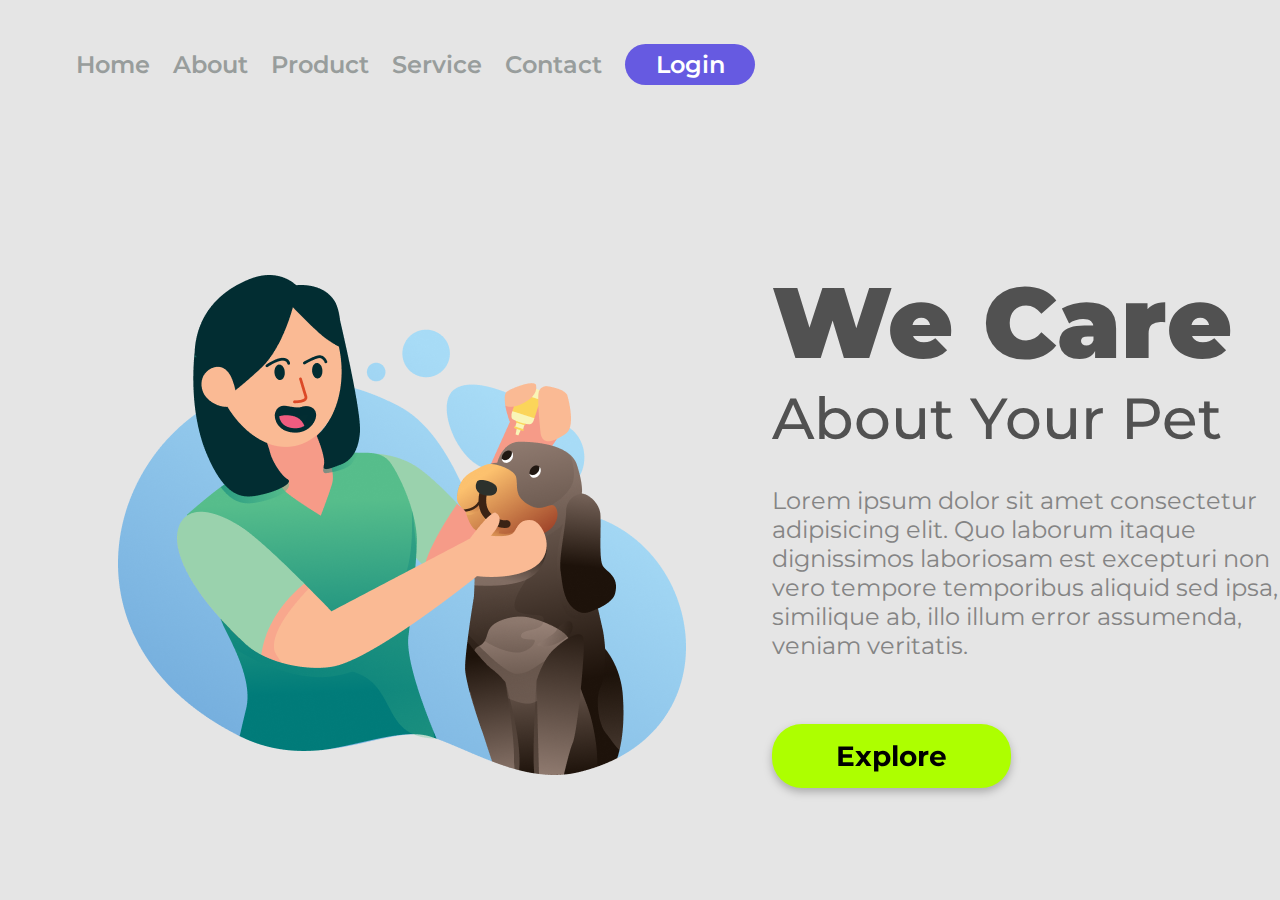
<file: index.html>
<!DOCTYPE html>
<html lang="pt-br">

<head>
    <meta charset="UTF-8">
    <meta name="viewport" content="width=device-width, initial-scale=1.0">
    <title>We Care</title>
    <link href="https://fonts.googleapis.com/css2?family=Montserrat:wght@400;500;600;900&display=swap" rel="stylesheet">
    <link rel="stylesheet" href="./styles.css">

</head>

<body>
    <header>
        <a href="#" class="link-header">Home</a>
        <a href="#" class="link-header">About</a>
        <a href="#" class="link-header">Product</a>
        <a href="#" class="link-header">Service</a>
        <a href="#" class="link-header">Contact</a>
        <button class="button-header">Login</button>
    </header>

    <main>
        <img src="./assets/we care pet.png" alt="we-care-logo" class="img-logo">
        <section>
            <h1>We Care</h1>
            <h2>About Your Pet</h2>
            <p>Lorem ipsum dolor sit amet consectetur adipisicing elit. Quo laborum itaque dignissimos laboriosam est
                excepturi non vero tempore temporibus aliquid sed ipsa, similique ab, illo illum error assumenda, veniam
                veritatis.</p>
            <button class="button-main">Explore</button>
        </section>
    </main>
</body>

</html>
</file>
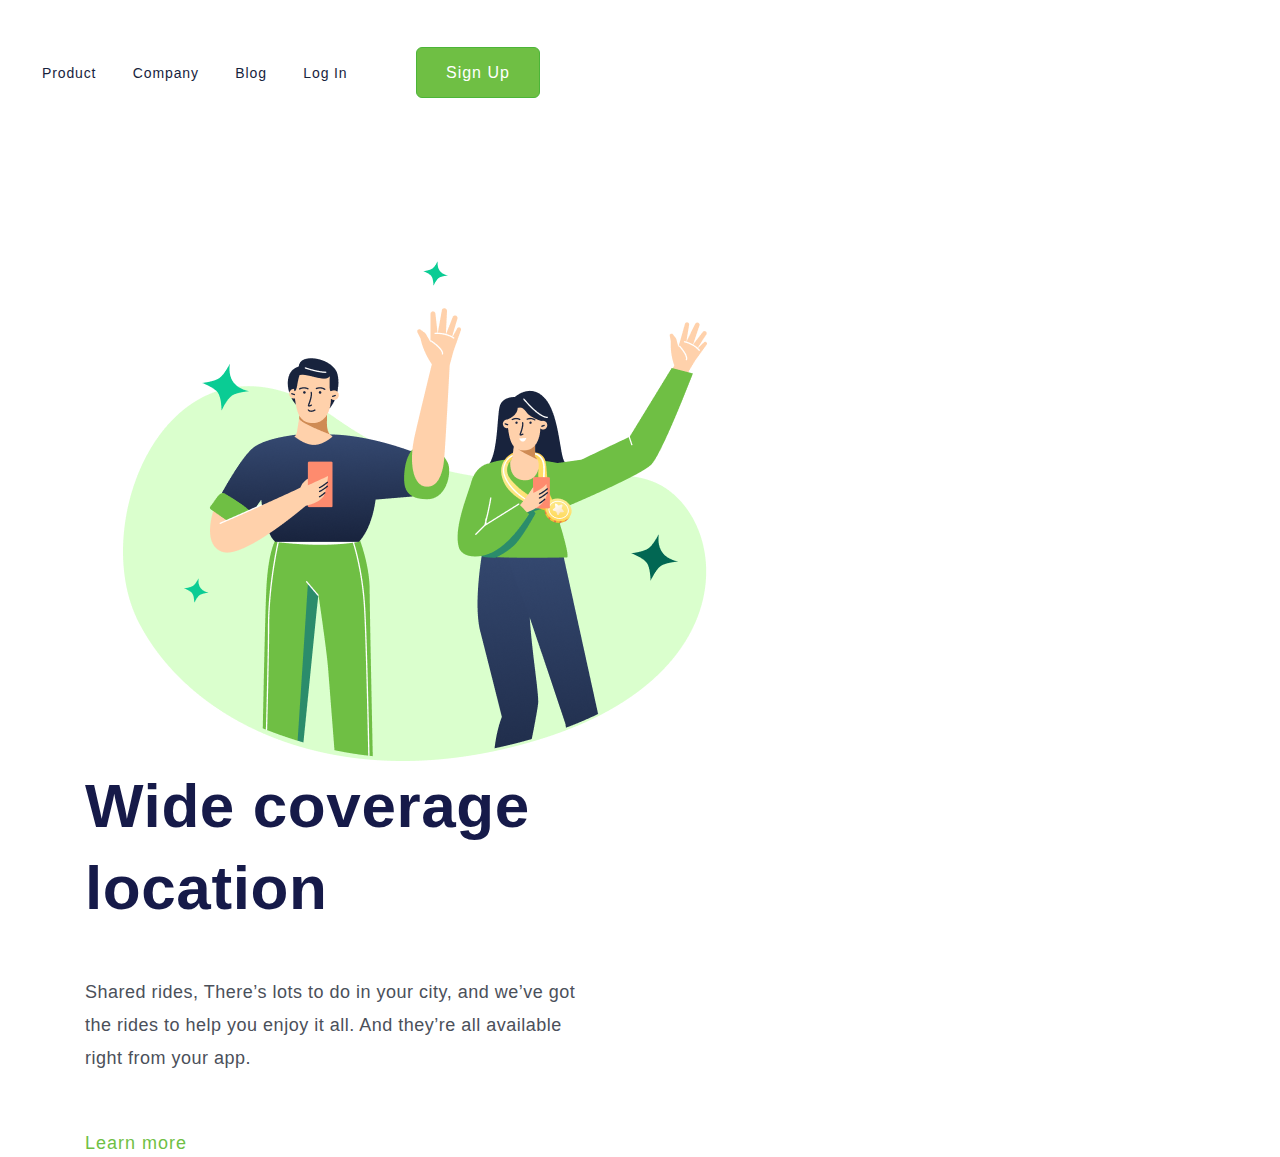
<file: DESAFIO CSS PT1/index.html>
<!DOCTYPE html>
<html>
<!DOCTYPE html>
<html lang="pt-br">

<head>
    <meta charset="UTF-8">
    <meta name="viewport" content="width=device-width, initial-scale=1.0">
    <title>Positive Congratulation</title>
    <link rel="stylesheet" href="./style.css">
</head>

<body>
    <header>
    <a class="congrats-header">Product</a>
    <a class="congrats-header">Company</a>
    <a class="congrats-header">Blog</a>
    <a class="congrats-header">Log In</a>
    <button class="button-header">Sign Up</button>
</header>
<main>
    <img src="./(Positive) Congratulation You get 40 point for your ride.png" alt="Positive Congratulation">
       
    <div>

    <h1>Wide coverage location</h1>
        <p>Shared rides, There’s lots to do in your city, and we’ve got the rides to help you enjoy it all. And they’re
            all
            available right from your app.</p>
    <a class="learn-more">Learn more</a>
    </div>
</main>

</body>

</html>

</html>
</file>
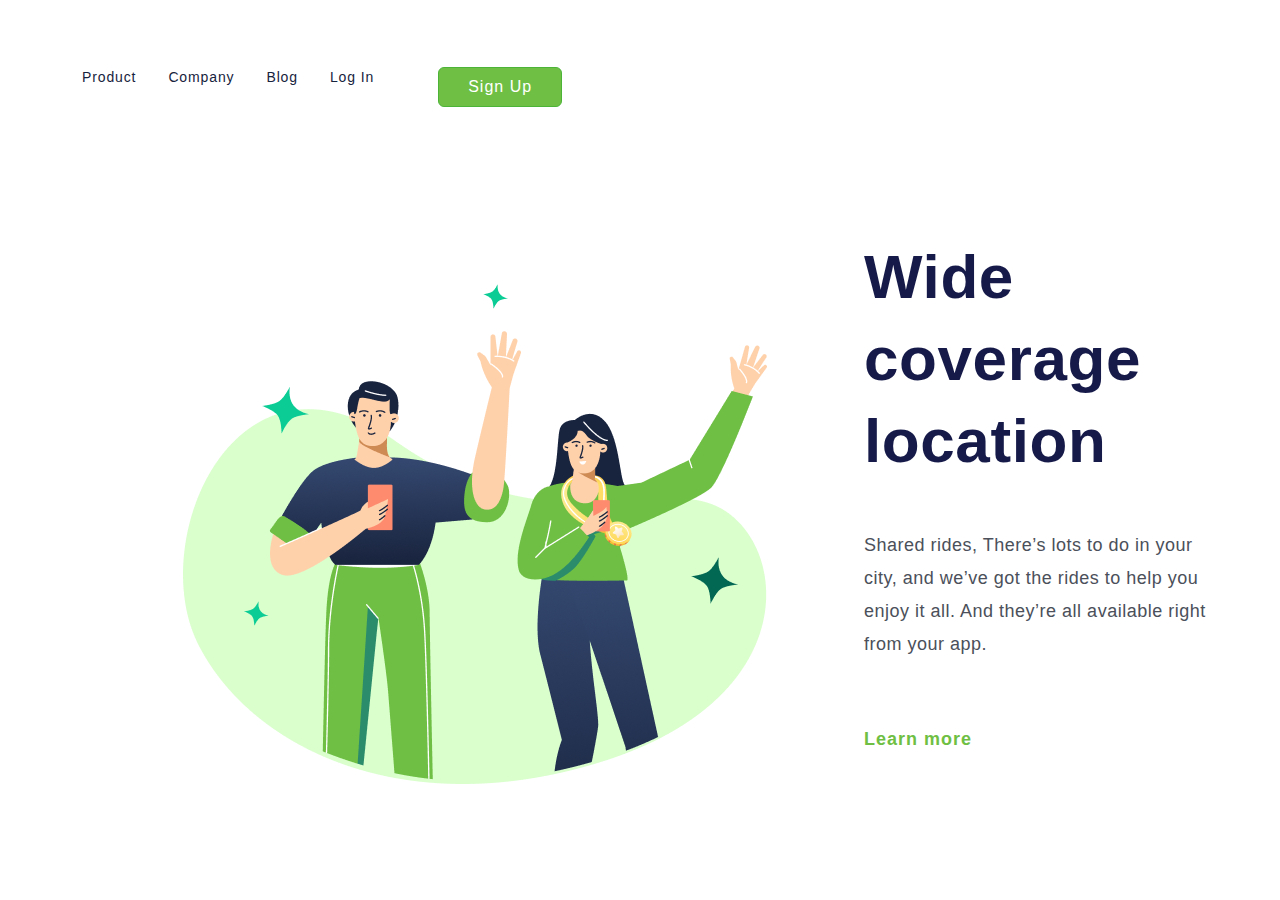
<file: Positive Congratulation/index.html>
<!DOCTYPE html>
<html>
<!DOCTYPE html>
<html lang="pt-br">

<head>
    <meta charset="UTF-8">
    <meta name="viewport" content="width=device-width, initial-scale=1.0">
    <title>Positive Congratulation</title>
    <link rel="stylesheet" href="./style.css">
</head>

<body>
    <header>
        <a class="congrats-header">Product</a>
        <a class="congrats-header">Company</a>
        <a class="congrats-header">Blog</a>
        <a class="congrats-header">Log In</a>
        <button class="button-header">Sign Up</button>
    </header>
    <main>
        <img src="./assets/(Positive) Congratulation You get 40 point for your ride.png" alt="Positive Congratulation">

        <div>

            <h1>Wide coverage location</h1>
            <p>Shared rides, There’s lots to do in your city, and we’ve got the rides to help you enjoy it all. And
                they’re
                all
                available right from your app.</p>
            <a class="learn-more">Learn more</a>
        </div>
    </main>

</body>

</html>

</html>
</file>
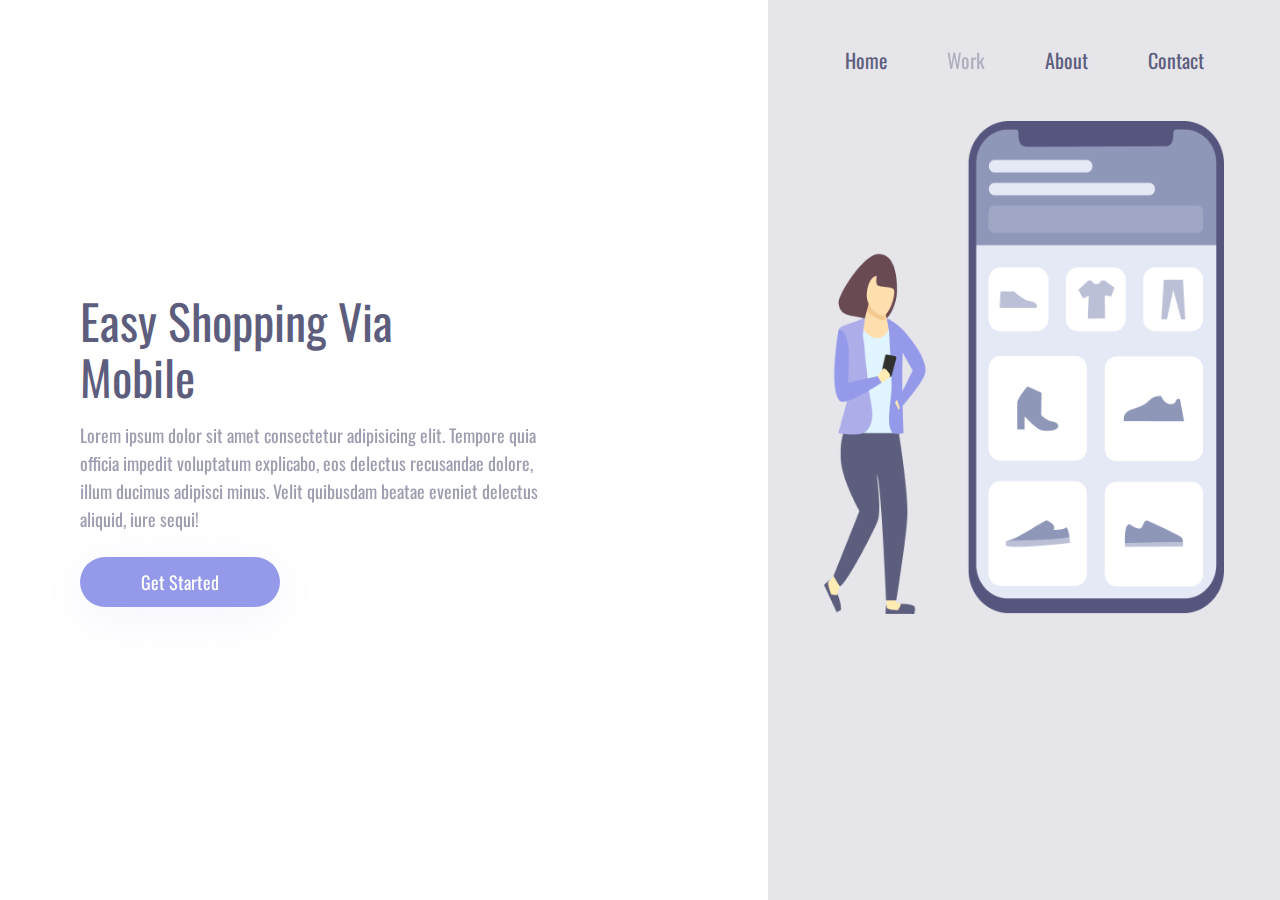
<file: Projeto CSS PT2/index.html>
<!DOCTYPE html>
<html lang="en">

<head>
    <meta charset="UTF-8">
    <meta name="viewport" content="width=device-width, initial-scale=1.0">
    <link rel="stylesheet" href="./style.css">
    <link rel="preconnect" href="https://fonts.googleapis.com">
    <link rel="preconnect" href="https://fonts.gstatic.com" crossorigin>
    <link href="https://fonts.googleapis.com/css2?family=Oswald:wght@200..700&display=swap" rel="stylesheet">
    <title>Projeto CSS PT2</title>
</head>

<body>
    <div class="wrapper">
        <section class="container-left">
            <h1>Easy Shopping Via Mobile</h1>
            <p>Lorem ipsum dolor sit amet consectetur adipisicing elit. Tempore quia officia impedit voluptatum explicabo,
                eos delectus recusandae dolore, illum ducimus adipisci minus. Velit quibusdam beatae eveniet delectus aliquid,
                iure sequi!</p>
            <button>Get Started</button>
        </section>
        <section class="container-right">
            <header>
                <a href="#">Home</a>
                <a href="#">Work</a>
                <a href="#">About</a>
                <a href="#">Contact</a>
            </header>
            <img src="./Illustration-3-3.png" alt="e-commerce">
        </section>
    </div>
</body>
</file>
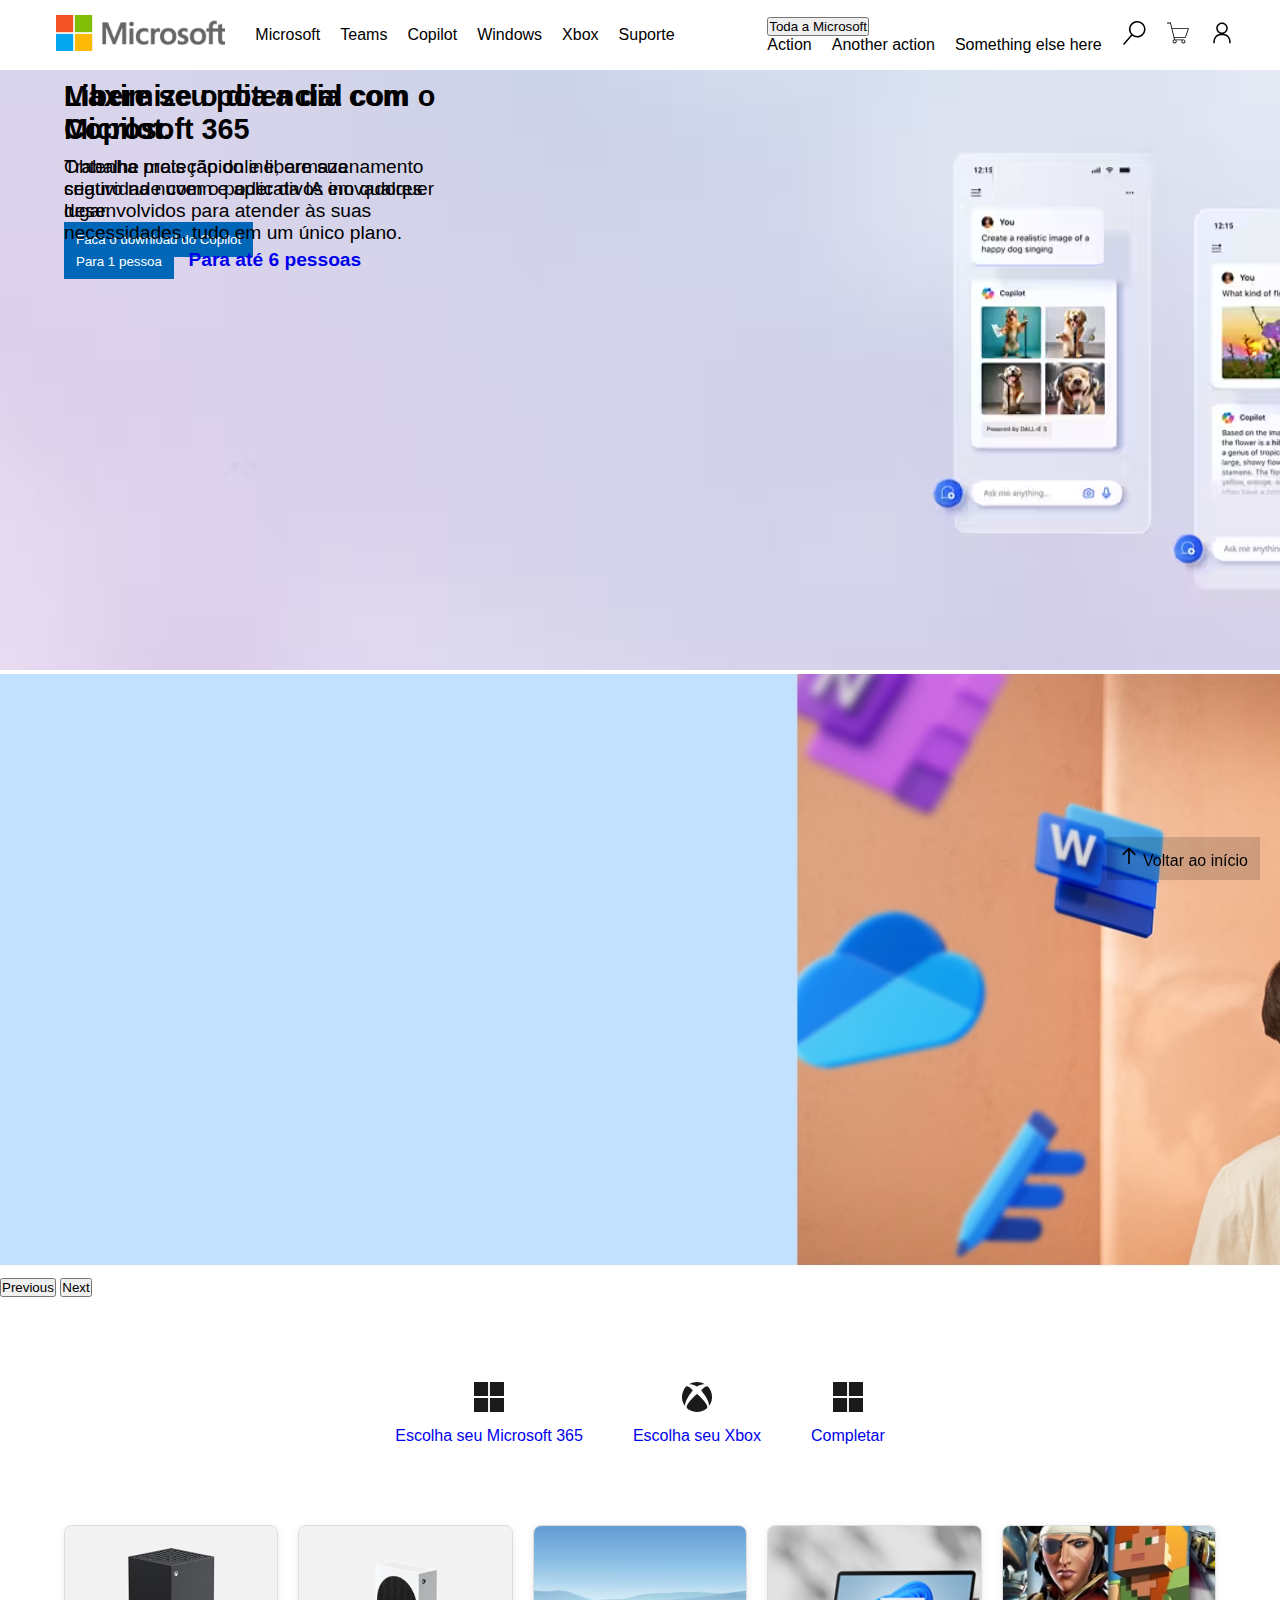
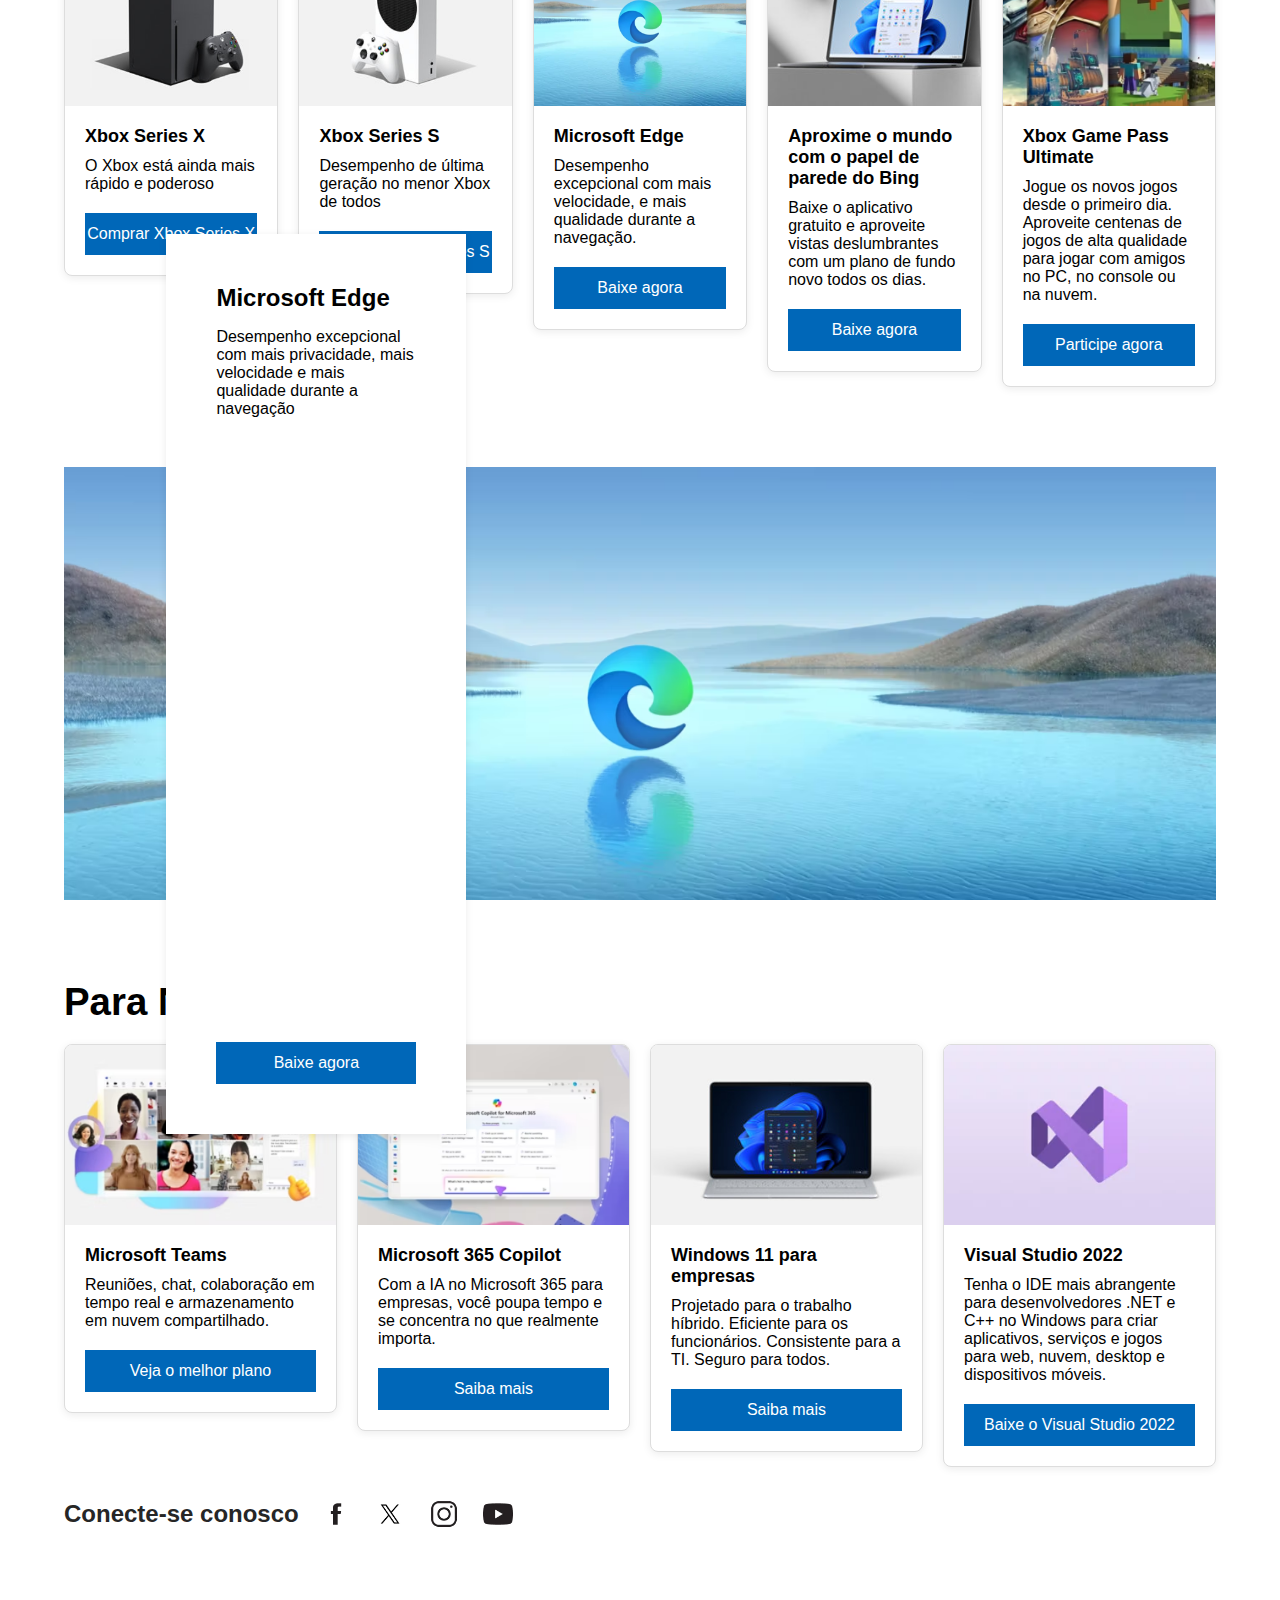
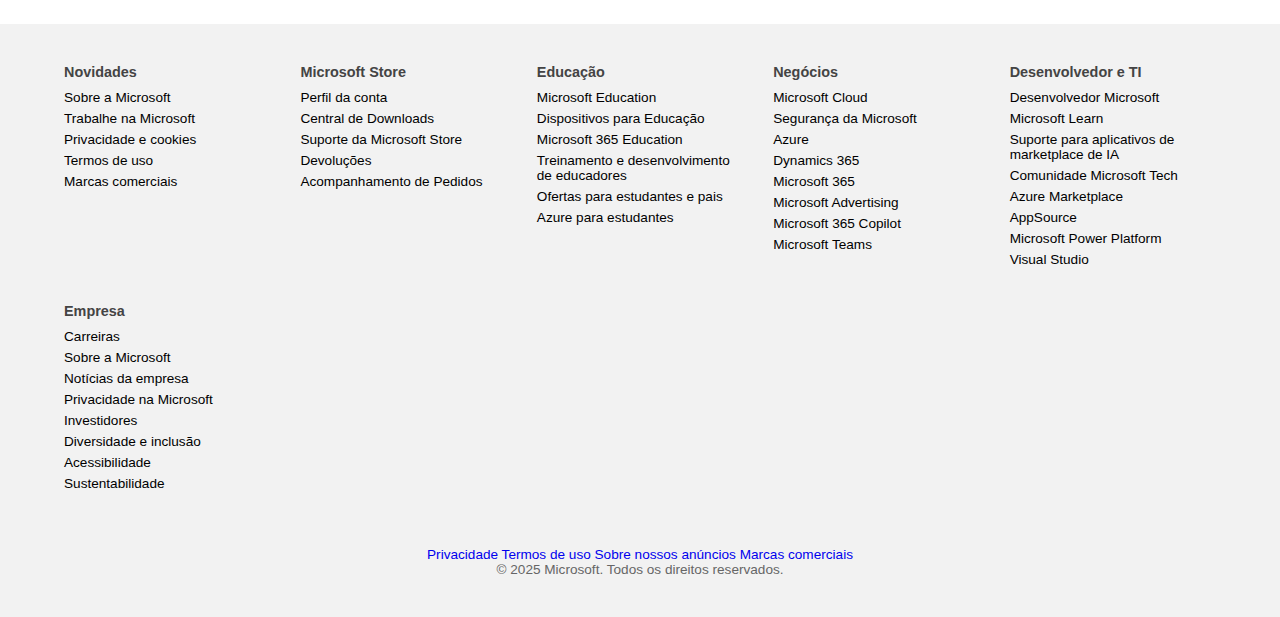
<file: PROJETO MICROSOFT/index.html>
<!DOCTYPE html>
<html lang="pt-br">

<head>
    <meta charset="UTF-8">
    <meta name="viewport" content="width=device-width, initial-scale=1.0">
    <link rel="stylesheet" href="styles.css">
    <link href="https://cdn.jsdelivr.net/npm/bootstrap@5.3.7/dist/css/bootstrap.min.css" rel="stylesheet"
        integrity="sha384-LN+7fdVzj6u52u30Kp6M/trliBMCMKTyK833zpbD+pXdCLuTusPj697FH4R/5mcr" crossorigin="anonymous">
    <title>Microsoft-Devclub</title>
</head>

<body>
    <header>

        <ul class="list-microsoft">
            <li><img src="./Assets/0_logo.png" alt="Microsoft Logo"></li>
            <li><a href="#">Microsoft</a></li>
            <li><a href="#">Teams</a></li>
            <li><a href="#">Copilot</a></li>
            <li><a href="#">Windows</a></li>
            <li><a href="#">Xbox</a></li>
            <li><a href="#">Suporte</a></li>
        </ul>

        <div class="list-microsoft-resp">
            <button class="btn" type="button" data-bs-toggle="dropdown" aria-expanded="false">
                <svg width="20px" height="20px" viewBox="0 0 15 15" fill="none" xmlns="http://www.w3.org/2000/svg">
                    <path fill-rule="evenodd" clip-rule="evenodd"
                        d="M1.5 3C1.22386 3 1 3.22386 1 3.5C1 3.77614 1.22386 4 1.5 4H13.5C13.7761 4 14 3.77614 14 3.5C14 3.22386 13.7761 3 13.5 3H1.5ZM1 7.5C1 7.22386 1.22386 7 1.5 7H13.5C13.7761 7 14 7.22386 14 7.5C14 7.77614 13.7761 8 13.5 8H1.5C1.22386 8 1 7.77614 1 7.5ZM1 11.5C1 11.2239 1.22386 11 1.5 11H13.5C13.7761 11 14 11.2239 14 11.5C14 11.7761 13.7761 12 13.5 12H1.5C1.22386 12 1 11.7761 1 11.5Z"
                        fill="#000000" />
                </svg>
            </button>
            <ul class="dropdown-menu">
                <li><a href="#">Microsoft</a></li>
                <li><a href="#">Teams</a></li>
                <li><a href="#">Copilot</a></li>
                <li><a href="#">Windows</a></li>
                <li><a href="#">Xbox</a></li>
                <li><a href="#">Suporte</a></li>
            </ul>
        </div>

        <ul>
            <li>
                <div class="dropdown">
                    <button class="btn btn-secondary dropdown-toggle bg-transparent text-black border-0" type="button"
                        data-bs-toggle="dropdown" aria-expanded="false">
                        Toda a Microsoft
                    </button>
                    <ul class="dropdown-menu">
                        <li><a class="dropdown-item" href="#">Action</a></li>
                        <li><a class="dropdown-item" href="#">Another action</a></li>
                        <li><a class="dropdown-item" href="#">Something else here</a></li>
                    </ul>
                </div>
            </li>
            <li><svg width="24px" height="24px" viewBox="0 0 24 24" xmlns="http://www.w3.org/2000/svg" fill="#000000">
                    <path
                        d="M15.25 0a8.25 8.25 0 0 0-6.18 13.72L1 22.88l1.12 1 8.05-9.12A8.251 8.251 0 1 0 15.25.01V0zm0 15a6.75 6.75 0 1 1 0-13.5 6.75 6.75 0 0 1 0 13.5z" />
                </svg></li>
            <li><svg width="24px" height="24px" viewBox="0 0 32 32" version="1.1" xmlns="http://www.w3.org/2000/svg"
                    xmlns:xlink="http://www.w3.org/1999/xlink">
                    <g id="icomoon-ignore">
                    </g>
                    <path
                        d="M30.622 9.602h-22.407l-1.809-7.464h-5.027v1.066h4.188l5.198 21.443c-1.108 0.323-1.923 1.334-1.923 2.547 0 1.472 1.193 2.666 2.666 2.666s2.666-1.194 2.666-2.666c0-0.603-0.208-1.153-0.545-1.599h7.487c-0.337 0.446-0.545 0.997-0.545 1.599 0 1.472 1.193 2.666 2.665 2.666s2.666-1.194 2.666-2.666c0-1.473-1.193-2.665-2.666-2.666v0h-11.403l-0.517-2.133h14.968l4.337-12.795zM13.107 27.196c0 0.882-0.717 1.599-1.599 1.599s-1.599-0.717-1.599-1.599c0-0.882 0.717-1.599 1.599-1.599s1.599 0.718 1.599 1.599zM24.836 27.196c0 0.882-0.718 1.599-1.6 1.599s-1.599-0.717-1.599-1.599c0-0.882 0.717-1.599 1.599-1.599 0.882 0 1.6 0.718 1.6 1.599zM11.058 21.331l-2.585-10.662h20.662l-3.615 10.662h-14.462z"
                        fill="#000000">

                    </path>
                </svg></li>
            <li><svg width="24px" height="24px" viewBox="0 0 15 15" fill="none" xmlns="http://www.w3.org/2000/svg">
                    <path fill-rule="evenodd" clip-rule="evenodd"
                        d="M7.5 0.875C5.49797 0.875 3.875 2.49797 3.875 4.5C3.875 6.15288 4.98124 7.54738 6.49373 7.98351C5.2997 8.12901 4.27557 8.55134 3.50407 9.31167C2.52216 10.2794 2.02502 11.72 2.02502 13.5999C2.02502 13.8623 2.23769 14.0749 2.50002 14.0749C2.76236 14.0749 2.97502 13.8623 2.97502 13.5999C2.97502 11.8799 3.42786 10.7206 4.17091 9.9883C4.91536 9.25463 6.02674 8.87499 7.49995 8.87499C8.97317 8.87499 10.0846 9.25463 10.8291 9.98831C11.5721 10.7206 12.025 11.8799 12.025 13.5999C12.025 13.8623 12.2376 14.0749 12.5 14.0749C12.7623 14.075 12.975 13.8623 12.975 13.6C12.975 11.72 12.4778 10.2794 11.4959 9.31166C10.7244 8.55135 9.70025 8.12903 8.50625 7.98352C10.0187 7.5474 11.125 6.15289 11.125 4.5C11.125 2.49797 9.50203 0.875 7.5 0.875ZM4.825 4.5C4.825 3.02264 6.02264 1.825 7.5 1.825C8.97736 1.825 10.175 3.02264 10.175 4.5C10.175 5.97736 8.97736 7.175 7.5 7.175C6.02264 7.175 4.825 5.97736 4.825 4.5Z"
                        fill="#000000" />
                </svg></li>
        </ul>
    </header>

    <!-- Seção 1 - Banners-->
    <section>
        <div id="carouselExample" class="carousel slide">
            <div class="carousel-inner">
                <div class="carousel-item active">
                    <img src="./Assets/1_copilot.jpeg" class="img-carousel w-100" alt="Copilot">
                    <img src="./Assets/1_copilot-resp.jpeg" class="img-carousel-resp w-100" alt="Copilot">
                    <div class="carousel-content">
                        <h2>Libere seu potencial com o Copilot.</h2>
                        <p>Trabalhe mais rápido e libere sua criatividade com o poder da IA em qualquer lugar.</p>
                        <button>Faça o download do Copilot</button>
                    </div>
                </div>


                <div class="carousel-item">
                    <img src="./Assets/1_products.jpeg" class="img-carousel w-100" alt="Products">
                    <img src="./Assets/1_products_resp.jpeg" class="img-carousel-resp w-100" alt="Products">
                    <div class="carousel-content">
                        <h2>Maximize o dia a dia com Microsoft 365</h2>
                        <p>Obtenha proteção online, armazenamento seguro na nuvem e aplicativos inovadores desenvolvidos
                            para atender às suas necessidades, tudo em um único plano.</p>
                        <button>Para 1 pessoa</button>
                        <a href="#">Para até 6 pessoas</a>
                    </div>

                </div>

            </div>
            <button class="carousel-control-prev" type="button" data-bs-target="#carouselExample" data-bs-slide="prev">
                <span class="carousel-control-prev-icon" aria-hidden="true"></span>
                <span class="visually-hidden">Previous</span>
            </button>

            <button class="carousel-control-next" type="button" data-bs-target="#carouselExample" data-bs-slide="next">
                <span class="carousel-control-next-icon" aria-hidden="true"></span>
                <span class="visually-hidden">Next</span>
            </button>
        </div>
    </section>

    <!-- Seção 1.1 - Links -->
    <section class="Links">
        <div>
            <img src="./Assets/logo-bw.svg" alt="Logo Microsoft">
            <a href="#">Escolha seu Microsoft 365</a>
        </div>

        <div>
            <img src="./Assets/xbox-bw.svg" alt="Logo Xbox">
            <a href="#">Escolha seu Xbox</a>
        </div>

        <div>
            <img src="./Assets/logo-bw.svg" alt="Logo Microsoft">
            <a href="#">Completar</a> <!-- Certifique-se de que o texto seja claro -->
        </div>
    </section>

    <!-- Seção 2 - Cards -->

    <section class="container-cards">
        <div class="wrapper-cards">

            <div class="card">
                <img src="./Assets/2_xbox.jpeg" class="card-img-top" alt="Xbox">
                <div class="card-body">
                    <h3 class="card-title">Xbox Series X</h3>
                    <p class="card-text">O Xbox está ainda mais rápido e poderoso</p>
                    <a href="#" class="btn btn-primary">Comprar Xbox Series X</a>
                </div>
            </div>

            <div class="card">
                <img src="./Assets/2_xbox-white.jpeg" class="card-img-top" alt="Xbox Series S">
                <div class="card-body">
                    <h3 class="card-title">Xbox Series S</h3>
                    <p>Desempenho de última geração no menor Xbox de todos</p>
                    <a href="#" class="btn btn-primary">Comprar Xbox Series S</a>
                </div>
            </div>

            <div class="card">
                <img src="./Assets/3_edge.jpeg" class="card-img-top" alt="Microsoft Edge">
                <div class="card-body">
                    <h3 class="card-title">Microsoft Edge</h3>
                    <p class="card-text">Desempenho excepcional com mais velocidade, e mais qualidade durante a
                        navegação.</p>
                    <a href="#" class="btn btn-primary">Baixe agora</a>
                </div>
            </div>

            <div class="card">
                <img src="./Assets/2_notebook.jpeg" class="card-img-top" alt="Bing Wallpaper">
                <div class="card-body">
                    <h3 class="card-title">Aproxime o mundo com o papel de parede do Bing</h3>
                    <p class="card-text">Baixe o aplicativo gratuito e aproveite vistas deslumbrantes com um plano de
                        fundo novo todos os dias.</p>
                    <a href="#" class="btn btn-primary">Baixe agora</a>
                </div>
            </div>

            <div class="card">
                <img src="./Assets/2_games.jpeg" class="card-img-top" alt="Game Pass Ultimate">
                <div class="card-body">
                    <h3 class="card-title">Xbox Game Pass Ultimate</h3>
                    <p class="card-text">Jogue os novos jogos desde o primeiro dia. Aproveite centenas de jogos de alta
                        qualidade para jogar com amigos no PC, no console ou na nuvem.</p>
                    <a href="#" class="btn btn-primary">Participe agora</a>
                </div>
            </div>

        </div>
    </section>

    <!-- Seção 3 - Banner Edge -->

    <section class="banner">
        <img src="./Assets/3_edge.jpeg" alt="Microsoft Edge">
        <div class="card" style="width: 20rem;">
            <div class="card-body">
                <h5 class="card-title">Microsoft Edge</h5>
                <p class="card-text">Desempenho excepcional com mais privacidade, mais velocidade e mais qualidade
                    durante a navegação</p>
                <a href="#" class="btn btn-primary">Baixe agora</a>
            </div>
        </div>


    </section>

    <!-- Seção 4 - Cards 2.0 -->


    <div class="title-business">
        <div>
            <h3>Para Negócios</h3>
        </div>
    </div>

    <section class="container-cards">
        <div class="wrapper-cards">

            <div class="card">
                <img src="./Assets/4_teams.jpeg" class="card-img-top" alt="Microsoft Teams">
                <div class="card-body">
                    <h3 class="card-title">Microsoft Teams</h3>
                    <p class="card-text">Reuniões, chat, colaboração em tempo real e armazenamento em nuvem
                        compartilhado.</p>
                    <a href="#" class="btn btn-primary">Veja o melhor plano</a>
                </div>
            </div>

            <div class="card">
                <img src="./Assets/4_copilot.jpeg" class="card-img-top" alt="Microsoft Copilot">
                <div class="card-body">
                    <h3 class="card-title">Microsoft 365 Copilot</h3>
                    <p>Com a IA no Microsoft 365 para empresas, você poupa tempo e se concentra no que realmente
                        importa.</p>
                    <a href="#" class="btn btn-primary">Saiba mais</a>
                </div>
            </div>

            <div class="card">
                <img src="./Assets/4_enterprise.jpeg" class="card-img-top" alt="Windows 11 Enterprise">
                <div class="card-body">
                    <h3 class="card-title">Windows 11 para empresas</h3>
                    <p class="card-text">Projetado para o trabalho híbrido. Eficiente para os funcionários. Consistente
                        para a TI. Seguro para todos.</p>
                    <a href="#" class="btn btn-primary">Saiba mais</a>
                </div>
            </div>

            <div class="card">
                <img src="./Assets/4_visual_studio.jpeg" class="card-img-top" alt="Visual Studio">
                <div class="card-body">
                    <h3 class="card-title">Visual Studio 2022</h3>
                    <p class="card-text">Tenha o IDE mais abrangente para desenvolvedores .NET e C++ no Windows para
                        criar aplicativos, serviços e jogos para web, nuvem, desktop e dispositivos móveis.</p>
                    <a href="#" class="btn btn-primary">Baixe o Visual Studio 2022</a>
                </div>
            </div>


        </div>
    </section>

    <!-- Seção 5 - Social Medias -->

    <section class="social-media">
        <div class="social-wrapper">
            <h3>Conecte-se conosco</h3>
            <div class="social-icons">
                <a href="#"><img src="./Assets/5_facebook.jpeg" alt="Facebook"></a>
                <a href="#"><img src="./Assets/5_twitter.jpeg" alt="Twitter"></a>
                <a href="#"><img src="./Assets/5_insta.jpeg" alt="Instagram"></a>
                <a href="#"><img src="./Assets/5_youtube.jpeg" alt="YouTube"></a>
            </div>
        </div>
    </section>



    <!-- Botão voltar para o Início-->
    <div class="btn-start">
        <a href="#"><svg fill="#000000" width="20px" height="20px" viewBox="0 0 24 24" id="up" data-name="Flat Color"
                xmlns="http://www.w3.org/2000/svg" class="icon flat-color">
                <path id="primary"
                    d="M19.71,9.29l-7-7a1,1,0,0,0-1.42,0l-7,7a1,1,0,0,0,1.42,1.42L11,5.41V21a1,1,0,0,0,2,0V5.41l5.29,5.3a1,1,0,0,0,1.42,0A1,1,0,0,0,19.71,9.29Z"
                    style="fill: rgb(0, 0, 0);"></path>
            </svg>
            <span>Voltar ao início</span>

        </a>
    </div>

    <!--Footer/Rodapé-->

    <section class="footer">
        <div class="footer-links">
            <ul>
                <h6>Novidades</h6>
                <li><a href="#">Sobre a Microsoft</a></li>
                <li><a href="#">Trabalhe na Microsoft</a></li>
                <li><a href="#">Privacidade e cookies</a></li>
                <li><a href="#">Termos de uso</a></li>
                <li><a href="#">Marcas comerciais</a></li>
            </ul>
        </div>

        <div class="footer-links">
            <ul>
                <h6>Microsoft Store</h6>
                <li><a href="#">Perfil da conta</a></li>
                <li><a href="#">Central de Downloads</a></li>
                <li><a href="#">Suporte da Microsoft Store</a></li>
                <li><a href="#">Devoluções</a></li>
                <li><a href="#">Acompanhamento de Pedidos</a></li>
            </ul>
        </div>

        <div class="footer-links">
            <ul>
                <h6>Educação</h6>
                <li><a href="#">Microsoft Education</a></li>
                <li><a href="#">Dispositivos para Educação</a></li>
                <li><a href="#">Microsoft 365 Education</a></li>
                <li><a href="#">Treinamento e desenvolvimento de educadores</a></li>
                <li><a href="#">Ofertas para estudantes e pais</a></li>
                <li><a href="#">Azure para estudantes</a></li>
            </ul>
        </div>

        <div class="footer-links">
            <ul>
                <h6>Negócios</h6>
                <li><a href="#">Microsoft Cloud</a></li>
                <li><a href="#">Segurança da Microsoft</a></li>
                <li><a href="#">Azure</a></li>
                <li><a href="#">Dynamics 365</a></li>
                <li><a href="#">Microsoft 365</a></li>
                <li><a href="#">Microsoft Advertising</a></li>
                <li><a href="#">Microsoft 365 Copilot</a></li>
                <li><a href="#">Microsoft Teams</a></li>
            </ul>
        </div>

        <div class="footer-links">
            <ul>
                <h6>Desenvolvedor e TI</h6>
                <li><a href="#">Desenvolvedor Microsoft</a></li>
                <li><a href="#">Microsoft Learn</a></li>
                <li><a href="#">Suporte para aplicativos de marketplace de IA</a></li>
                <li><a href="#">Comunidade Microsoft Tech</a></li>
                <li><a href="#">Azure Marketplace</a></li>
                <li><a href="#">AppSource</a></li>
                <li><a href="#">Microsoft Power Platform</a></li>
                <li><a href="#">Visual Studio</a></li>
            </ul>
        </div>

        <div class="footer-links">
            <ul>
                <h6>Empresa</h6>
                <li><a href="#">Carreiras</a></li>
                <li><a href="#">Sobre a Microsoft</a></li>
                <li><a href="#">Notícias da empresa</a></li>
                <li><a href="#">Privacidade na Microsoft</a></li>
                <li><a href="#">Investidores</a></li>
                <li><a href="#">Diversidade e inclusão</a></li>
                <li><a href="#">Acessibilidade</a></li>
                <li><a href="#">Sustentabilidade</a></li>
            </ul>
        </div>




        <div class="footer-footer">
            <a href="#">Privacidade</a>
            <a href="#">Termos de uso</a>
            <a href="#">Sobre nossos anúncios</a>
            <a href="#">Marcas comerciais</a>
            <p>© 2025 Microsoft. Todos os direitos reservados.</p>
        </div>


    </section>

    <script src="https://cdn.jsdelivr.net/npm/bootstrap@5.3.7/dist/js/bootstrap.bundle.min.js"
        integrity="sha384-ndDqU0Gzau9qJ1lfW4pNLlhNTkCfHzAVBReH9diLvGRem5+R9g2FzA8ZGN954O5Q"
        crossorigin="anonymous"></script>

</body>

</html>
</file>
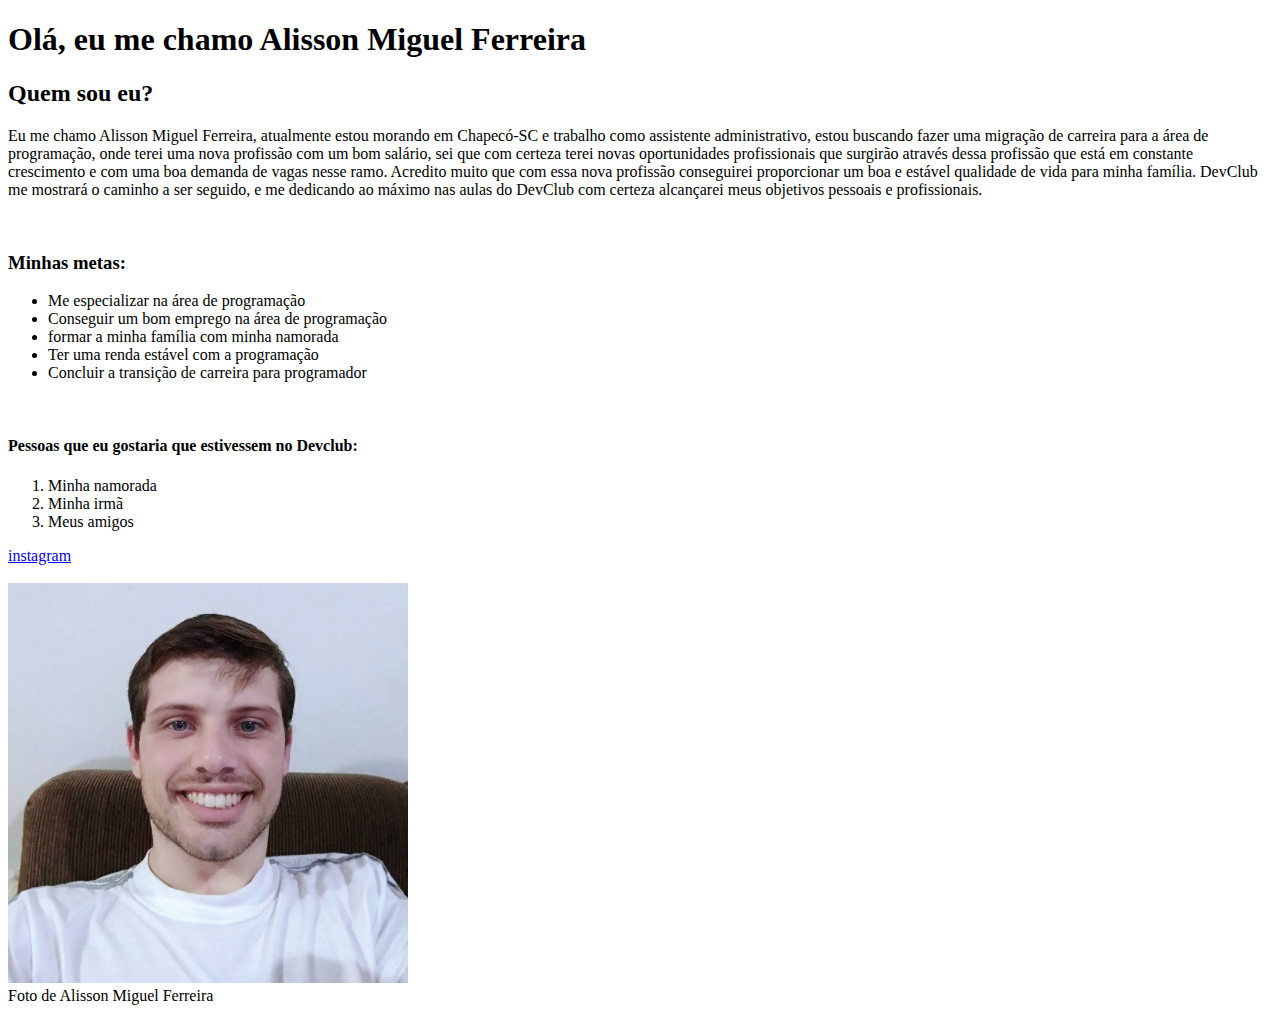
<file: DESAFIO HTML/Desafio.html>
<!DOCTYPE html>
<html lang="pt-br">

<head>
    <meta charset="UTF-8">
    <meta name="viewport" content="width=device-width, initial-scale=1.0">
    <title>Alisson Miguel Ferreira</title>
</head>

<body>
    <h1>Olá, eu me chamo Alisson Miguel Ferreira</h1>
    <h2>Quem sou eu?</h2>
    <p>Eu me chamo Alisson Miguel Ferreira, atualmente estou morando em Chapecó-SC e trabalho como assistente
        administrativo, estou buscando fazer uma migração de carreira para a área de programação, onde terei uma nova
        profissão com um bom salário, sei que com certeza terei novas oportunidades profissionais que surgirão através
        dessa profissão que está em constante crescimento e com uma boa demanda de vagas nesse ramo. Acredito muito que
        com essa nova profissão conseguirei proporcionar um boa e estável qualidade de vida para minha família. DevClub
        me mostrará o caminho a ser seguido, e me dedicando ao máximo nas aulas do DevClub com certeza alcançarei meus
        objetivos pessoais e profissionais.</p>
</body>
<br>
<h3>Minhas metas:</h3>
<ul>
    <li> Me especializar na área de programação </li>
    <li> Conseguir um bom emprego na área de programação </li>
    <li> formar a minha família com minha namorada </li>
    <li> Ter uma renda estável com a programação </li>
    <li> Concluir a transição de carreira para programador </li>
</ul>
<br>

<h4>Pessoas que eu gostaria que estivessem no Devclub:</h4>
<ol>
    <li> Minha namorada </li>
    <li> Minha irmã </li>
    <li> Meus amigos </li>
</ol>

<a href="https://www.instagram.com/" target="blanks">instagram</a>
<br>
<br>
<img src="./WhatsApp Image 2024-12-16 at 23.11.57.jpeg" height="400px" />
<figcaption>Foto de Alisson Miguel Ferreira</figcaption>

</html>
</file>
<file: styles.css>
* {
    font-family: 'Montserrat', sans-serif;
    margin: 0;
    padding: 0;
    box-sizing: border-box;
}

body {
    background-color: #E5E5E5;
    min-height: 100vh;
    overflow-y: auto;
    display: flex;
    flex-direction: column;
}

header {
    margin: 44px 0 144px 76px;
    display: flex;
    align-items: center;
    justify-content: flex-start;
    flex-wrap: wrap;
    padding-right: 76px;
}

header a {
    font-weight: 600;
    font-size: 24px;
    line-height: 29px;
    color: #989D9C;
    text-decoration: none;
    cursor: pointer;
    margin-right: 23px;
    transition: color 0.3s ease;
}

header a:hover {
    color: #665AE1;
}

/* Novos estilos para quando o link é clicado ou está em foco */
header a:active,
header a:focus {
    color: #000000; /* Preto */
}

.img-logo {
    width: 568px;
    height: 500px;
    margin-left: 125px;
    display: block;
    object-fit: contain;
    flex-shrink: 0;
}

.button-header {
    background: #665AE1;
    border-radius: 20.5px;
    width: 130px;
    height: 41px;
    border: none;
    font-weight: 600;
    font-size: 24px;
    line-height: 29px;
    color: #ffffff;
    cursor: pointer;
    transition: background-color 0.3s ease, transform 0.2s ease;
}

.button-header:hover {
    background-color: #5142d0;
    transform: translateY(-2px);
}

main {
    display: flex;
    flex-direction: row;
    align-items: center;
    justify-content: center;
    flex-grow: 1;
    padding: 0 20px;
    padding-bottom: 80px;
    min-height: auto;
    overflow-y: visible;
}

section {
    display: flex;
    flex-direction: column;
    margin-left: 86px;
    align-items: flex-start;
    flex-shrink: 0;
}

h1 {
    font-weight: 900;
    font-size: 100px;
    line-height: 122px;
    color: #515151;
    white-space: nowrap;
}

h2 {
    font-weight: 500;
    font-size: 58px;
    line-height: 71px;
    color: #515151;
    white-space: nowrap;
}

p {
    font-weight: 400;
    font-size: 24px;
    line-height: 29px;
    color: #848484;
    width: 515px;
    margin-top: 32px;
    margin-bottom: 64px;
}

.button-main {
    background: #adff00;
    border-radius: 30px;
    width: 239px;
    height: 64px;
    border: none;
    cursor: pointer;
    filter: drop-shadow(0px 4px 4px rgba(0, 0, 0, 0.25));
    font-weight: 700;
    font-size: 28px;
    line-height: 34px;
    color: #000000;
    transition: background-color 0.3s ease, transform 0.2s ease;
}

.button-main:hover {
    background-color: #8CFF00;
    transform: translateY(-2px);
}

/* Responsividade */

/* Para telas maiores que 1440px (desktop large) */
@media (min-width: 1441px) {
    header {
        margin-left: 100px;
        padding-right: 100px;
    }

    .img-logo {
        margin-left: 150px;
    }

    section {
        margin-left: 100px;
    }

    main {
        padding-bottom: 120px;
    }
}

/* Para tablets e telas menores (até 1200px) */
@media (max-width: 1200px) {
    header {
        flex-direction: column;
        margin: 30px 0 60px 0;
        padding: 20px 0;
        width: 100%;
        box-shadow: none;
    }

    header a {
        font-size: 20px;
        margin: 10px 15px;
    }

    .button-header {
        width: 110px;
        height: 36px;
        font-size: 20px;
        margin-top: 20px;
    }

    main {
        flex-direction: column;
        height: auto;
        min-height: auto;
        overflow-y: visible;
        padding: 40px 15px;
        padding-bottom: 60px;
    }

    .img-logo {
        width: 80%;
        height: auto;
        margin: 0 auto 40px;
    }

    section {
        margin-left: 0;
        align-items: center;
        text-align: center;
        padding: 0 15px;
    }

    h1 {
        font-size: 70px;
        line-height: 80px;
        white-space: normal;
    }

    h2 {
        font-size: 45px;
        line-height: 55px;
        white-space: normal;
    }

    p {
        font-size: 24px;
        line-height: 29px;
        width: 515px;
        max-width: 100%;
        margin-top: 25px;
        margin-bottom: 40px;
    }

    .button-main {
        width: 200px;
        height: 55px;
        font-size: 22px;
    }
}

/* Para smartphones (até 768px) */
@media (max-width: 768px) {
    header {
        padding: 20px 10px;
        margin-bottom: 40px;
    }

    header a {
        font-size: 18px;
        margin: 5px 10px;
    }

    .button-header {
        width: 100px;
        height: 32px;
        font-size: 18px;
    }

    main {
        padding: 30px 10px;
        padding-bottom: 40px;
    }

    .img-logo {
        width: 90%;
        margin-bottom: 30px;
    }

    section {
        padding: 0 10px;
    }

    h1 {
        font-size: 50px;
        line-height: 60px;
    }

    h2 {
        font-size: 35px;
        line-height: 45px;
    }

    p {
        font-size: 24px;
        line-height: 29px;
        width: auto;
        max-width: 100%;
        margin-top: 20px;
        margin-bottom: 30px;
    }

    .button-main {
        width: 180px;
        height: 50px;
        font-size: 20px;
    }
}

/* Para smartphones menores (até 480px) */
@media (max-width: 480px) {
    header {
        padding: 15px 5px;
        margin-bottom: 30px;
    }

    header a {
        font-size: 16px;
        margin: 5px 8px;
    }

    .button-header {
        width: 90px;
        height: 30px;
        font-size: 16px;
    }

    main {
        padding: 20px 5px;
        padding-bottom: 30px;
    }

    .img-logo {
        width: 95%;
        margin-bottom: 20px;
    }

    h1 {
        font-size: 40px;
        line-height: 50px;
    }

    h2 {
        font-size: 28px;
        line-height: 38px;
    }

    p {
        font-size: 24px;
        line-height: 29px;
        width: auto;
        max-width: 100%;
        margin-top: 15px;
        margin-bottom: 25px;
    }

    .button-main {
        width: 160px;
        height: 45px;
        font-size: 18px;
    }
}
</file>
<file: DESAFIO CSS PT1/style.css>
*{
    margin: 0;
    padding: 0;
    box-sizing: border-box;
    font-family: Poppins, sans-serif;
}



header{
    margin-top: 47px;
    margin-left: 42px;
}

.congrats-header{
    color: #17233D; 
    cursor: pointer;
    text-align: center;
    font-size: 14px;
    font-weight: 400;
    line-height: 21px;
    letter-spacing: 0.875px;
    text-align: center;
    margin-right: 32px;
}

.button-header{
    border-radius: 6px;
    border: 1px solid #4CB538;
    background: #6FBF44;
    width: 124px;
    height: 51px;
    color: #FFF;
    font-size: 16px;
    font-weight: 300;
    margin-left: 32px;
    letter-spacing: 1px;
    cursor: pointer;
    line-height: 24px;
    }

img{
    
    margin: 163px 0 0 123px;
    display: inline-block;
}

div{
    display: inline-block;
    margin-left: 85px;
    width: 493px;
}

h1{
    color: #161A49;
    font-size: 62px;
    line-height: 82px; 
    letter-spacing: 0.596154px;
   
}


p{
    color: #4B505A;
    font-size: 18px;
    font-weight: 400;
    line-height: 33px; 
    letter-spacing: 0.5px;
    width: 493px;
    margin-top: 47px;
    margin-bottom: 55px;;
    
}

.learn-more{
    color: #6FBF44;
    font-size: 18px;
    line-height: 27px;
    letter-spacing: 1px;
    cursor: pointer;
   font-weight: 14;
}
</file>
<file: Positive Congratulation/style.css>
* {
    margin: 0;
    padding: 0;
    box-sizing: border-box;
    font-family: 'Poppins', sans-serif;
}

html, body {
    height: 100%;
    overflow-x: hidden;
}

body {
    display: flex;
    flex-direction: column;
    align-items: center;
}

header {
    display: flex;
    flex-direction: column;
    align-items: flex-start; 
    padding: 20px 40px;
    margin-top: 20px;
    font-size: 18px; 
    width: 100%;
    max-width: 1200px;
}

.congrats-header {
    color: #17233D;
    cursor: pointer;
    font-size: 14px;
    font-weight: 400;
    line-height: 21px;
    letter-spacing: 0.875px;
    margin-bottom: 15px;
    transition: color 0.3s ease;
}

.congrats-header:hover {
    color: #6FBF44;
}

.button-header {
    border-radius: 6px;
    border: 1px solid #4CB538;
    background: #6FBF44;
    width: 100%;
    max-width: 200px;
    height: 40px;
    color: #FFF;
    font-size: 16px;
    font-weight: 300;
    letter-spacing: 1px;
    cursor: pointer;
    line-height: 24px;
    margin-top: 15px;
    transition: background 0.3s ease, transform 0.2s ease;
}

.button-header:hover {
    background: #5aad3a;
    transform: scale(1.02);
}

main {
    display: flex;
    flex-direction: column;
    align-items: center;
    padding: 20px;
    text-align: center;
    width: 100%;
    max-width: 1200px;
    margin: 0 auto;
}

img {
    width: 90%;
    max-width: 600px; 
    height: auto;
    margin: 30px 0;
    display: block;
}

main > div {
    width: 90%;
    max-width: 500px;
    margin: 0 auto;
}

h1 {
    color: #161A49;
    font-size: 38px;
    line-height: 48px;
    letter-spacing: 0.596154px;
}

p {
    color: #4B505A;
    font-size: 16px;
    font-weight: 400;
    line-height: 28px;
    letter-spacing: 0.5px;
    margin: 30px 0;
}

.learn-more {
    color: #6FBF44;
    font-size: 18px;
    line-height: 27px;
    letter-spacing: 1px;
    cursor: pointer;
    font-weight: 600;
    display: inline-block;
    margin-top: 10px;
    transition: color 0.3s ease;
}

.learn-more:hover {
    color: #4CB538;
}

/* Telas maiores */
@media (min-width: 768px) {
    header {
        flex-direction: row;
        justify-content: flex-start;
        padding: 47px 42px;
    }

    .congrats-header {
        margin-bottom: 0;
        margin-right: 32px;
    }

    .button-header {
        width: 124px;
        margin-left: 32px;
        margin-top: 0;
    }

    main {
        flex-direction: row;
        justify-content: center;
        text-align: left;
        padding: 50px 20px;
    }

    img {
        margin: 0;
        margin-right: 85px;
    }

    main > div {
        margin-left: 0;
    }

    h1 {
        font-size: 52px;
        line-height: 68px;
    }

    p {
        font-size: 17px;
        line-height: 30px;
        margin-top: 40px;
        margin-bottom: 45px;
    }
}

@media (min-width: 1024px) {
    img {
        margin-top: 80px;
        margin-left: 123px;
        margin-right: 0;
    }

    main > div {
        margin-left: 85px;
    }

    h1 {
        font-size: 62px;
        line-height: 82px;
    }

    p {
        font-size: 18px;
        line-height: 33px;
        margin-top: 47px;
        margin-bottom: 55px;
    }
}
</file>
<file: Projeto CSS PT2/style.css>
* {
    margin: 0;
    padding: 0;
    box-sizing: border-box;
    font-family: 'Oswald', sans-serif;
    color: #5D5D7D;
}

body, html {
    width: 100%;
    height: 100%;
    overflow: hidden;
}

.wrapper {
    height: 100vh;
    width: 100%;
    display: flex;
    flex-wrap: nowrap;
}

.container-left {
    width: 60%;
    padding-left: 80px;
    display: flex;
    flex-direction: column;
    justify-content: center;
}

.container-right {
    background-color: rgba(93, 93, 125, 0.16);
    width: 40%;
    display: flex;
    flex-direction: column;
    justify-content: flex-start;
    align-items: center;
    padding-top: 40px;
    
}

img {
    width: 100%;
    max-width: 400px;
    height: auto;
    margin-top: 20px;
}

h1 {
    font-size: 48px;
    line-height: 56px;
    font-weight: 400;
    margin-bottom: 16px;
    max-width: 368px;
}

p {
    font-size: 18px;
    line-height: 28px;
    opacity: 0.6;
    margin-bottom: 24px;
    max-width: 480px;
}

button {
    width: 200px;
    height: 50px;
    font-size: 18px;
    color: #FFFFFF;
    background-color: #9499EA;
    border: none;
    border-radius: 40px;
    cursor: pointer;
    filter: drop-shadow(0px 10px 24px rgba(148, 153, 234, 0.10));
}

button:hover {
    opacity: 0.8;
}

button:active {
    opacity: 0.5;
}

a {
    font-size: 20px;
    line-height: 41px;
    cursor: pointer;
    margin: 0 20px;
    color: #5D5D7D;
    text-decoration: none;
}

a:nth-child(2) {
    opacity: 0.4;
}

a:hover {
    opacity: 0.4;
}

a:active {
    opacity: 0.8;
}

header {
    display: flex;
    justify-content: center;
    flex-wrap: wrap;
    gap: 20px;
    margin-bottom: 20px;
}

/* Responsivo (pequenas telas) */
@media screen and (max-width: 900px) {
    body {
        overflow-y: auto;
    }

    .wrapper {
        flex-direction: column;
        height: auto;
    }

    .container-left, .container-right {
        width: 100%;
        padding: 20px;
        align-items: center;
        text-align: center;
    }

    h1 {
        font-size: 32px;
        line-height: 40px;
    }

    p {
        font-size: 14px;
        line-height: 22px;
    }

    button {
        margin: 20px auto;
    }

    img {
        width: 90%;
        max-width: 300px;
    }

    header {
        display: none;
    }
}
</file>
<file: PROJETO MICROSOFT/styles.css>
/* styles.css */
*{
    margin: 0;
    padding: 0;
    box-sizing: border-box;
    font-family: "Segoe UI", Helvetica, Arial, Helvetica, sans-serif;
    list-style: none;
}

header{
    display: flex;
    align-items: center;
    justify-content: space-around;
    height: 70px;
}

header img {
    margin: 16px 10px;
    height: 36px;
}

header ul {
    display: flex;
    align-items: center;
    gap: 20px;
    margin: 0;
}

header li {
    header li {
    cursor: pointer;
    color: #262626;
    font-weight: 400;
    font-size: 13px;  
}

}

header li a {
    text-decoration: none;
    color: #000;
    font-weight: 400;
}

.list-microsoft-resp {
    display: none;
}

.carousel-content{
    position: absolute;
    top: 80px;
    width: 30%;
    margin-left: 5%;
}

.carousel-content h2 {
    font-size: 1.8rem;
    font-weight: 600;
    margin-bottom: 10px;
}

.carousel-content p {
    font-size: 1.2rem;
}

.carousel-content a {
    font-size: 1.2rem;
    margin-left: 10px;
    font-weight: 600;
    text-decoration: none;
}

.carousel-content button {
    background-color: #0067b8;
    color: #fff;
    padding: 10px 12px;
    font-weight: 500;
    border: none;
}

.slide .carousel-control-prev,
.slide .carousel-control-next {
    top: 300px;
}

.slide .img-carousel-resp {
    display: none;
}

.Links {
    display: flex;
    justify-content: center;
    align-items: center;
    padding: 0px;
    width: 100%;
    margin: 80px 0;
    gap: 50px;
}

.Links div {
    display: flex;
    flex-direction: column;
    align-items: center;
    gap: 10px;
}

.Links img {
    height: 40px;
}

.Links a {
    font-size: 1rem;
    font-weight: 500;
    text-decoration: none;
}

.container-cards {
    align-items: center;
    display: flex;
    justify-content: center;
    width: 100%;
    padding: 0 5%;
}

.wrapper-cards {
    display: flex;
    gap: 20px;
    justify-content: space-between;
    width: 100%;
    max-width: 1400px;
}

.card {
    flex: 1 1 300px;
    max-width: 300px;
    display: flex;
    flex-direction: column;
    justify-content: space-between;
    border: 1px solid #ddd;
    border-radius: 8px;
    overflow: hidden;
    box-shadow: 0 2px 8px rgba(0,0,0,0.08);
    background-color: #fff;
    height: 100%;
    transition: transform 0.2s;
}

.card:hover {
    transform: translateY(-5px);
}

.card img {
    width: 100%;
    height: 180px;
    object-fit: cover;
}

.card-body {
    display: flex;
    flex-direction: column;
    flex: 1;
    padding: 20px;
}

.card-title {
    font-size: 18px;
    margin-bottom: 10px;
    text-align: left;
}

.card-text,
.card-body p {
    flex-grow: 1;
    text-align: left;
    margin-bottom: 20px;
}

/* Botões dos cards ajustados */
.card a.btn {
    display: inline-block;
    width: 100%;
    max-width: 100%;
    text-align: center;
    padding: 12px 0;
    font-size: 1rem;
    background-color: #0067b8;
    color: #fff;
    border: none;
    text-decoration: none;
    font-weight: 500;
    border-radius: 0;
    transition: background-color 0.2s ease;
}


.card a.btn:hover {
    background-color: #005399;
}

.btn.btn-primary {
    background-color: #0067b8;
    color: #fff;
    padding: 10px 15px;
    border: none;
    border-radius: 0;
    text-decoration: none;
    font-weight: 500;
}

.banner {
    padding: 0 5%;
    display: flex;
    flex-direction: column;
    justify-content: center;
    align-items: center;
    margin: 80px 0;
}

.banner img {
    width: 100%;
    max-width: 1500px;
}

.banner .card {
    position: absolute;
    left: 13%;
    border-radius: 0;
    border: none;
    padding: 30px;
}

.banner .card h5 {
    font-size: 1.5rem;
    margin-bottom: 16px;
}

.title-business {
    width: 100%;
    display: flex;
    justify-content: center;
    padding: 0 5%;
    margin-bottom: 20px;
}

.title-business div {
    width: 100%;
    max-width: 1400px;
}

.title-business h3 {
    font-size: 2.4rem;
    font-weight: 600;
}

.social-media {
    width: 100%;
    display: flex;
    justify-content: center;
    padding: 0 5%;
    margin-bottom: 20px;
}

.social-wrapper {
    width: 100%;
    max-width: 1400px;
    display: flex;
    align-items: center;
    justify-content: flex-start;
    gap: 20px;
    margin-top: 30px;
}

.social-wrapper h3 {
    font-size: 1.5rem;
    margin: 0;
    color: #262626;
}

.social-icons {
    display: flex;
    gap: 20px;
}

.social-icons a {
    display: flex;
    align-items: center;
}

.social-icons img {
    width: 34px;
    height: 34px;
}

.social-icons img:hover {
    transform: scale(1.1);
    transition: transform 0.3s ease;
}

.btn-start {
    display: flex;
    justify-content: flex-end;
    padding-right: 20px;
    position: sticky;
    bottom: 20px;
}

.btn-start a {
    cursor: pointer;
    padding: 0.6rem 0.75rem;
    background: linear-gradient(rgba(0, 0, 0, .15), rgba(0, 0, 0, .15));
    text-decoration: none;
    color: #000;
}

.footer {
    display: flex;
    flex-wrap: wrap;
    justify-content: space-between;
    background-color: #f2f2f2;
    padding: 40px 5%;
    gap: 30px;
    align-items: flex-start;
    margin-top: 30px;
}

.footer-links {
    flex: 1 1 180px;
    min-width: 160px;
    font-size: 0.85rem;
}

.footer-links ul {
    padding: 0;
    margin: 0;
}

.footer-links ul h6 {
    font-size: 0.9rem;
    font-weight: 600;
    margin-bottom: 10px;
    color: #444;
}

.footer-links ul li {
    margin-bottom: 6px;
}

.footer-links ul li a {
    text-decoration: none;
    color: #000;
    font-size: 0.85rem;
}

.footer-footer{
    flex: 1 1 100%;
    text-align: center;
    font-size: 0.85rem;
    color: #666;
    margin-top: 20px;
    
    a{
        text-decoration: none;
    }
}

/* Para telas menores que 1024px (laptops, tablets em paisagem) */
@media (max-width: 1024px) {
    header {
        justify-content: space-between;
        padding: 0 20px;
        height: auto;
    }

    header .list-microsoft {
        display: none;
    }

    header ul:last-of-type {
        display: flex;
        gap: 15px;
        align-items: center;
    }

    header img {
        margin: 10px 0;
        height: 32px;
    }

    .carousel-content {
        position: absolute;
        top: 60px;
        width: 45%;
        margin-left: 3%;
        background-color: rgba(255, 255, 255, 0.8);
        padding: 15px;
        border-radius: 8px;
    }

    .carousel-content h2 {
        font-size: 1.6rem;
        margin-bottom: 8px;
    }

    .carousel-content p {
        font-size: 1rem;
        margin-bottom: 15px;
    }

    .carousel-content a,
    .carousel-content button {
        font-size: 1rem;
        padding: 8px 10px;
    }

    .slide .carousel-control-prev,
    .slide .carousel-control-next {
        top: 250px;
    }

    .slide .img-carousel {
        display: none;
    }

    .slide .img-carousel-resp {
        display: block;
        width: 100%;
        height: auto;
    }

    .Links {
        flex-wrap: wrap;
        gap: 20px;
        margin: 50px 0;
        padding: 0 20px;
    }

    .Links div {
        flex: 1 1 calc(50% - 10px);
        min-width: 140px;
        text-align: center;
    }

    .Links img {
        height: 35px;
    }

    .Links a {
        font-size: 0.9rem;
    }

    .wrapper-cards {
        flex-wrap: wrap;
        justify-content: center;
        gap: 20px;
    }

    .card {
        flex: 1 1 calc(50% - 20px);
        max-width: 450px;
    }

    .banner {
        margin: 60px 0;
    }

    .banner .card {
        position: static;
        width: 90%;
        margin: 20px auto;
        text-align: center;
        padding: 20px;
        box-shadow: none;
        border: none;
        background-color: #fff;
    }
    .banner img {
        height: auto;
        object-fit: cover;
    }

    .banner .card h5 {
        font-size: 1.3rem;
        margin-bottom: 10px;
    }

    .banner .card p {
        font-size: 0.95rem;
        margin-bottom: 15px;
    }

    .title-business {
        margin-bottom: 15px;
    }
    .title-business h3 {
        font-size: 2rem;
    }

    .social-wrapper {
        flex-direction: column;
        align-items: flex-start;
        gap: 15px;
        padding: 0 20px;
    }

    .footer {
        padding: 30px 20px;
        gap: 20px;
    }

    .footer-links {
        flex: 1 1 calc(50% - 15px);
        min-width: unset;
    }
}

/* Para telas menores que 768px (tablets em retrato, smartphones grandes) */
@media (max-width: 768px) {
    header {
        padding: 0 15px;
    }

    header .list-microsoft {
        display: none;
    }

    .list-microsoft-resp {
        display: block;
        margin-right: 10px;
    }

    header ul:not(.list-microsoft) {
        display: none;
    }

    header img {
        height: 30px;
    }

    .carousel-content {
        position: static;
        width: 90%;
        margin: 20px auto;
        padding: 15px;
        background-color: rgba(255, 255, 255, 0.9);
        box-shadow: 0 2px 8px rgba(0,0,0,0.08);
    }

    .carousel-content h2 {
        font-size: 1.3rem;
    }

    .carousel-content p {
        font-size: 0.9rem;
    }

    .carousel-content a,
    .carousel-content button {
        font-size: 0.9rem;
        padding: 7px 9px;
    }

    .slide .carousel-control-prev,
    .slide .carousel-control-next {
        top: 50%;
        transform: translateY(-50%);
        height: 40px;
        width: 40px;
    }

    .Links {
        flex-direction: column;
        gap: 15px;
    }

    .Links div {
        flex: 1 1 100%;
    }

    .wrapper-cards {
        flex-direction: column;
        align-items: center;
        padding: 0 15px;
    }

    .card {
        flex: 1 1 95%;
        max-width: 400px;
    }

    .banner .card {
        width: 95%;
        padding: 15px;
    }
    .banner .card h5 {
        font-size: 1.1rem;
    }
    .banner .card p {
        font-size: 0.85rem;
    }

    .title-business h3 {
        font-size: 1.8rem;
    }

    .social-wrapper {
        padding: 0 15px;
    }
    .social-wrapper h3 {
        font-size: 1.3rem;
    }
    .social-icons img {
        width: 30px;
        height: 30px;
    }

    .footer {
        flex-direction: column;
        padding: 20px 15px;
    }

    .footer-links {
        flex: 1 1 100%;
        margin-bottom: 15px;
    }

    .footer-links ul h6 {
        font-size: 0.85rem;
    }
    .footer-links ul li a {
        font-size: 0.75rem;
    }
    .footer-footer {
        font-size: 0.75rem;
        text-align: left;
        margin-top: 10px;
    }
    .footer-footer a {
        display: block;
        margin-bottom: 5px;
    }
}

/* Para telas muito pequenas (smartphones pequenos, ex: iPhone SE) */
@media (max-width: 480px) {
    header img {
        height: 28px;
    }

    .carousel-content h2 {
        font-size: 1.1rem;
    }
    .carousel-content p {
        font-size: 0.8rem;
    }
    .carousel-content button,
    .carousel-content a {
        font-size: 0.85rem;
        padding: 6px 8px;
    }

    .Links img {
        height: 28px;
    }
    .Links a {
        font-size: 0.8rem;
    }

    .card {
        max-width: 98%;
    }
    .card-title {
        font-size: 1.1rem;
    }
    .card-text, .card-body p {
        font-size: 0.85rem;
    }
    .card a.btn {
        font-size: 0.9rem;
        padding: 10px 0;
    }

    .banner .card h5 {
        font-size: 1rem;
    }
    .banner .card p {
        font-size: 0.8rem;
    }
    .banner .card a.btn {
        font-size: 0.85rem;
        padding: 8px 0;
    }

    .title-business h3 {
        font-size: 1.5rem;
    }

    .social-wrapper h3 {
        font-size: 1.1rem;
    }
    .social-icons img {
        width: 26px;
        height: 26px;
    }

    .footer-links ul h6 {
        font-size: 0.8rem;
    }
    .footer-links ul li a {
        font-size: 0.7rem;
    }
    .footer-footer {
        font-size: 0.7rem;
    }
}
</file>
